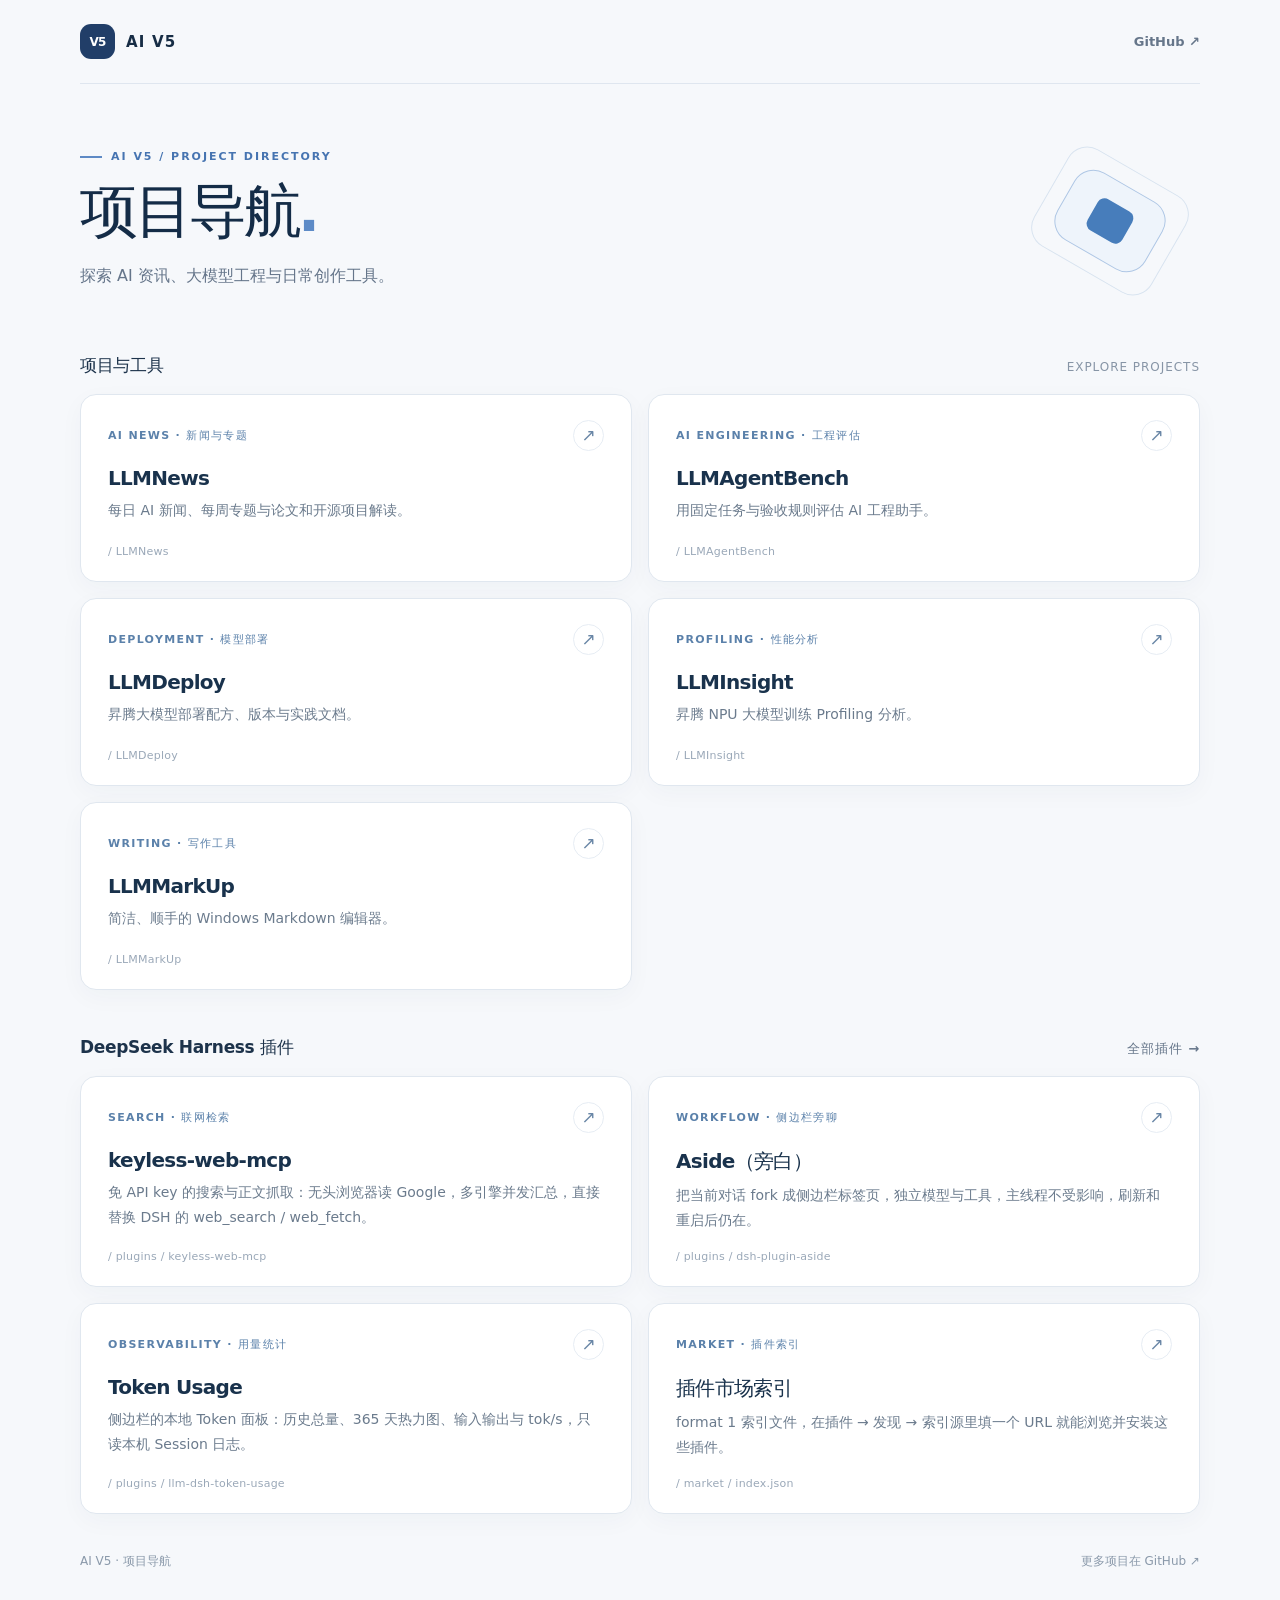
<file: index.html>
<!doctype html>
<html lang="zh-CN">
<head>
  <meta charset="utf-8">
  <meta name="viewport" content="width=device-width, initial-scale=1">
  <meta name="description" content="AI V5 项目导航：探索 AI 资讯、大模型工程评估、部署、性能分析和写作工具。">
  <meta name="color-scheme" content="light">
  <title>AI V5 | 项目导航</title>
  <style>
    :root {
      font-family: Inter, ui-sans-serif, system-ui, -apple-system, BlinkMacSystemFont, "Segoe UI", "Microsoft YaHei", sans-serif;
      color: #182c40;
      background: #f6f8fb;
      font-synthesis: none;
      -webkit-font-smoothing: antialiased;
    }

    * { box-sizing: border-box; }
    body { min-width: 280px; margin: 0; }
    a { color: inherit; }
    a:focus-visible { outline: 3px solid #3176de; outline-offset: 5px; }

    .shell { width: min(1120px, calc(100% - 64px)); margin: 0 auto; }
    .topbar { height: 84px; display: flex; align-items: center; justify-content: space-between; gap: 20px; border-bottom: 1px solid #dfe6ef; }
    .brand { display: inline-flex; align-items: center; gap: 11px; text-decoration: none; }
    .brand-mark { display: grid; width: 35px; height: 35px; place-items: center; border-radius: 11px; background: #213e68; color: #fff; font-size: 12px; font-weight: 800; letter-spacing: -.06em; }
    .brand-name { color: #172d45; font-size: 15px; font-weight: 800; letter-spacing: .08em; }
    .top-link { color: #66768a; font-size: 13px; font-weight: 600; text-decoration: none; }
    .top-link:hover { color: #1c5db4; }

    .hero { position: relative; display: flex; min-height: 270px; align-items: center; justify-content: space-between; gap: 32px; padding: 57px 0 54px; }
    .eyebrow { display: flex; align-items: center; gap: 9px; margin: 0 0 15px; color: #4674b1; font-size: 11px; font-weight: 800; letter-spacing: .18em; text-transform: uppercase; }
    .eyebrow::before { width: 22px; height: 2px; background: #5e8ac5; content: ""; }
    h1 { margin: 0; color: #142c47; font-size: clamp(38px, 5.1vw, 58px); font-weight: 750; letter-spacing: -.06em; line-height: 1.16; }
    .hero p:not(.eyebrow) { margin: 16px 0 0; color: #65758a; font-size: 16px; line-height: 1.8; }
    .hero-graphic { position: relative; flex: 0 0 180px; height: 148px; }
    .hero-graphic::before, .hero-graphic::after { position: absolute; inset: 18px 22px; border: 1px solid #d9e4f0; border-radius: 22px; content: ""; transform: rotate(30deg); }
    .hero-graphic::after { inset: 35px 39px; border-color: #afc7e5; background: #eef4fb; }
    .hero-graphic span { position: absolute; z-index: 1; inset: 56px 70px; border-radius: 8px; background: #477dbb; transform: rotate(30deg); }

    .section-head { display: flex; align-items: baseline; justify-content: space-between; gap: 16px; margin-bottom: 17px; }
    h2 { margin: 0; color: #1d334b; font-size: 17px; font-weight: 750; letter-spacing: -.02em; }
    .section-note { margin: 0; color: #8795a6; font-size: 12px; letter-spacing: .08em; }
    .projects { display: grid; grid-template-columns: repeat(2, minmax(0, 1fr)); gap: 16px; }
    .project { position: relative; display: flex; min-height: 188px; flex-direction: column; padding: 25px 27px 23px; overflow: hidden; border: 1px solid #e0e7ef; border-radius: 16px; background: #fff; text-decoration: none; box-shadow: 0 7px 24px rgba(36, 60, 90, .035); transition: border-color .18s ease, box-shadow .18s ease, transform .18s ease; }
    .project:hover { transform: translateY(-3px); border-color: #aabfda; box-shadow: 0 13px 28px rgba(36, 60, 90, .09); }
    .project-top { display: flex; align-items: center; justify-content: space-between; gap: 12px; }
    .category { color: #5b81aa; font-size: 11px; font-weight: 750; letter-spacing: .12em; }
    .arrow { display: grid; width: 31px; height: 31px; place-items: center; border: 1px solid #e7edf4; border-radius: 50%; color: #6986a6; font-size: 17px; line-height: 1; }
    .project:hover .arrow { border-color: #b5c8df; color: #245d9e; }
    .project h3 { margin: 15px 0 8px; color: #19324c; font-size: 20px; font-weight: 750; letter-spacing: -.035em; }
    .project p { margin: 0; color: #6b7b8d; font-size: 14px; line-height: 1.75; }
    .project-path { margin-top: auto; padding-top: 18px; color: #9aa8b8; font-size: 11px; letter-spacing: .02em; }

    footer { display: flex; align-items: center; justify-content: space-between; gap: 16px; padding: 39px 0 32px; color: #8a99aa; font-size: 12px; }
    footer a { text-decoration: none; }
    footer a:hover { color: #1c5db4; }
    @media (max-width: 640px) {
      .shell { width: min(100% - 36px, 480px); }
      .topbar { height: 70px; }
      .hero { min-height: 0; padding: 48px 0; }
      .hero-graphic { flex-basis: 90px; height: 100px; }
      .hero-graphic::before { inset: 20px 7px; border-radius: 14px; }
      .hero-graphic::after { inset: 30px 17px; border-radius: 10px; }
      .hero-graphic span { inset: 43px 32px; border-radius: 5px; }
      .hero p:not(.eyebrow) { font-size: 14px; }
      .projects { grid-template-columns: 1fr; gap: 12px; }
      .project { min-height: 170px; padding: 22px; }
      footer { padding-top: 30px; }
    }
    @media (max-width: 360px) { .hero-graphic { display: none; } }
    @media (prefers-reduced-motion: reduce) { .project { transition: none; } }
  </style>
</head>
<body>
  <div class="shell">
    <header class="topbar">
      <a class="brand" href="/" aria-label="AI V5 首页">
        <span class="brand-mark" aria-hidden="true">V5</span>
        <span class="brand-name">AI V5</span>
      </a>
      <a class="top-link" href="https://github.com/ai-v5">GitHub <span aria-hidden="true">↗</span></a>
    </header>

    <main>
      <section class="hero" aria-labelledby="page-title">
        <div>
          <p class="eyebrow">AI V5 / PROJECT DIRECTORY</p>
          <h1 id="page-title">项目导航<span style="color:#5d8bc7">.</span></h1>
          <p>探索 AI 资讯、大模型工程与日常创作工具。</p>
        </div>
        <div class="hero-graphic" aria-hidden="true"><span></span></div>
      </section>

      <section aria-labelledby="projects-title">
        <div class="section-head">
          <h2 id="projects-title">项目与工具</h2>
          <p class="section-note">EXPLORE PROJECTS</p>
        </div>
        <div class="projects">
          <a class="project" href="https://ai-v5.github.io/LLMNews/">
            <div class="project-top"><span class="category">AI NEWS · 新闻与专题</span><span class="arrow" aria-hidden="true">↗</span></div>
            <h3>LLMNews</h3>
            <p>每日 AI 新闻、每周专题与论文和开源项目解读。</p>
            <span class="project-path">/ LLMNews</span>
          </a>
          <a class="project" href="https://ai-v5.github.io/LLMAgentBench/">
            <div class="project-top"><span class="category">AI ENGINEERING · 工程评估</span><span class="arrow" aria-hidden="true">↗</span></div>
            <h3>LLMAgentBench</h3>
            <p>用固定任务与验收规则评估 AI 工程助手。</p>
            <span class="project-path">/ LLMAgentBench</span>
          </a>
          <a class="project" href="https://ai-v5.github.io/LLMDeploy/">
            <div class="project-top"><span class="category">DEPLOYMENT · 模型部署</span><span class="arrow" aria-hidden="true">↗</span></div>
            <h3>LLMDeploy</h3>
            <p>昇腾大模型部署配方、版本与实践文档。</p>
            <span class="project-path">/ LLMDeploy</span>
          </a>
          <a class="project" href="https://ai-v5.github.io/LLMInsight/">
            <div class="project-top"><span class="category">PROFILING · 性能分析</span><span class="arrow" aria-hidden="true">↗</span></div>
            <h3>LLMInsight</h3>
            <p>昇腾 NPU 大模型训练 Profiling 分析。</p>
            <span class="project-path">/ LLMInsight</span>
          </a>
          <a class="project" href="https://ai-v5.github.io/LLMMarkUp/">
            <div class="project-top"><span class="category">WRITING · 写作工具</span><span class="arrow" aria-hidden="true">↗</span></div>
            <h3>LLMMarkUp</h3>
            <p>简洁、顺手的 Windows Markdown 编辑器。</p>
            <span class="project-path">/ LLMMarkUp</span>
          </a>
        </div>
      </section>

      <section aria-labelledby="plugins-title" style="margin-top:46px">
        <div class="section-head">
          <h2 id="plugins-title">DeepSeek Harness 插件</h2>
          <p class="section-note"><a class="top-link" href="plugins/">全部插件 →</a></p>
        </div>
        <div class="projects">
          <a class="project" href="plugins/keyless-web-mcp.html">
            <div class="project-top"><span class="category">SEARCH · 联网检索</span><span class="arrow" aria-hidden="true">↗</span></div>
            <h3>keyless-web-mcp</h3>
            <p>免 API key 的搜索与正文抓取：无头浏览器读 Google，多引擎并发汇总，直接替换 DSH 的 web_search / web_fetch。</p>
            <span class="project-path">/ plugins / keyless-web-mcp</span>
          </a>
          <a class="project" href="plugins/dsh-plugin-aside.html">
            <div class="project-top"><span class="category">WORKFLOW · 侧边栏旁聊</span><span class="arrow" aria-hidden="true">↗</span></div>
            <h3>Aside（旁白）</h3>
            <p>把当前对话 fork 成侧边栏标签页，独立模型与工具，主线程不受影响，刷新和重启后仍在。</p>
            <span class="project-path">/ plugins / dsh-plugin-aside</span>
          </a>
          <a class="project" href="plugins/llm-dsh-token-usage.html">
            <div class="project-top"><span class="category">OBSERVABILITY · 用量统计</span><span class="arrow" aria-hidden="true">↗</span></div>
            <h3>Token Usage</h3>
            <p>侧边栏的本地 Token 面板：历史总量、365 天热力图、输入输出与 tok/s，只读本机 Session 日志。</p>
            <span class="project-path">/ plugins / llm-dsh-token-usage</span>
          </a>
          <a class="project" href="plugins/#market">
            <div class="project-top"><span class="category">MARKET · 插件索引</span><span class="arrow" aria-hidden="true">↗</span></div>
            <h3>插件市场索引</h3>
            <p>format 1 索引文件，在插件 → 发现 → 索引源里填一个 URL 就能浏览并安装这些插件。</p>
            <span class="project-path">/ market / index.json</span>
          </a>
        </div>
      </section>
    </main>

    <footer><span>AI V5 · 项目导航</span><a href="https://github.com/ai-v5">更多项目在 GitHub <span aria-hidden="true">↗</span></a></footer>
  </div>
</body>
</html>
</file>
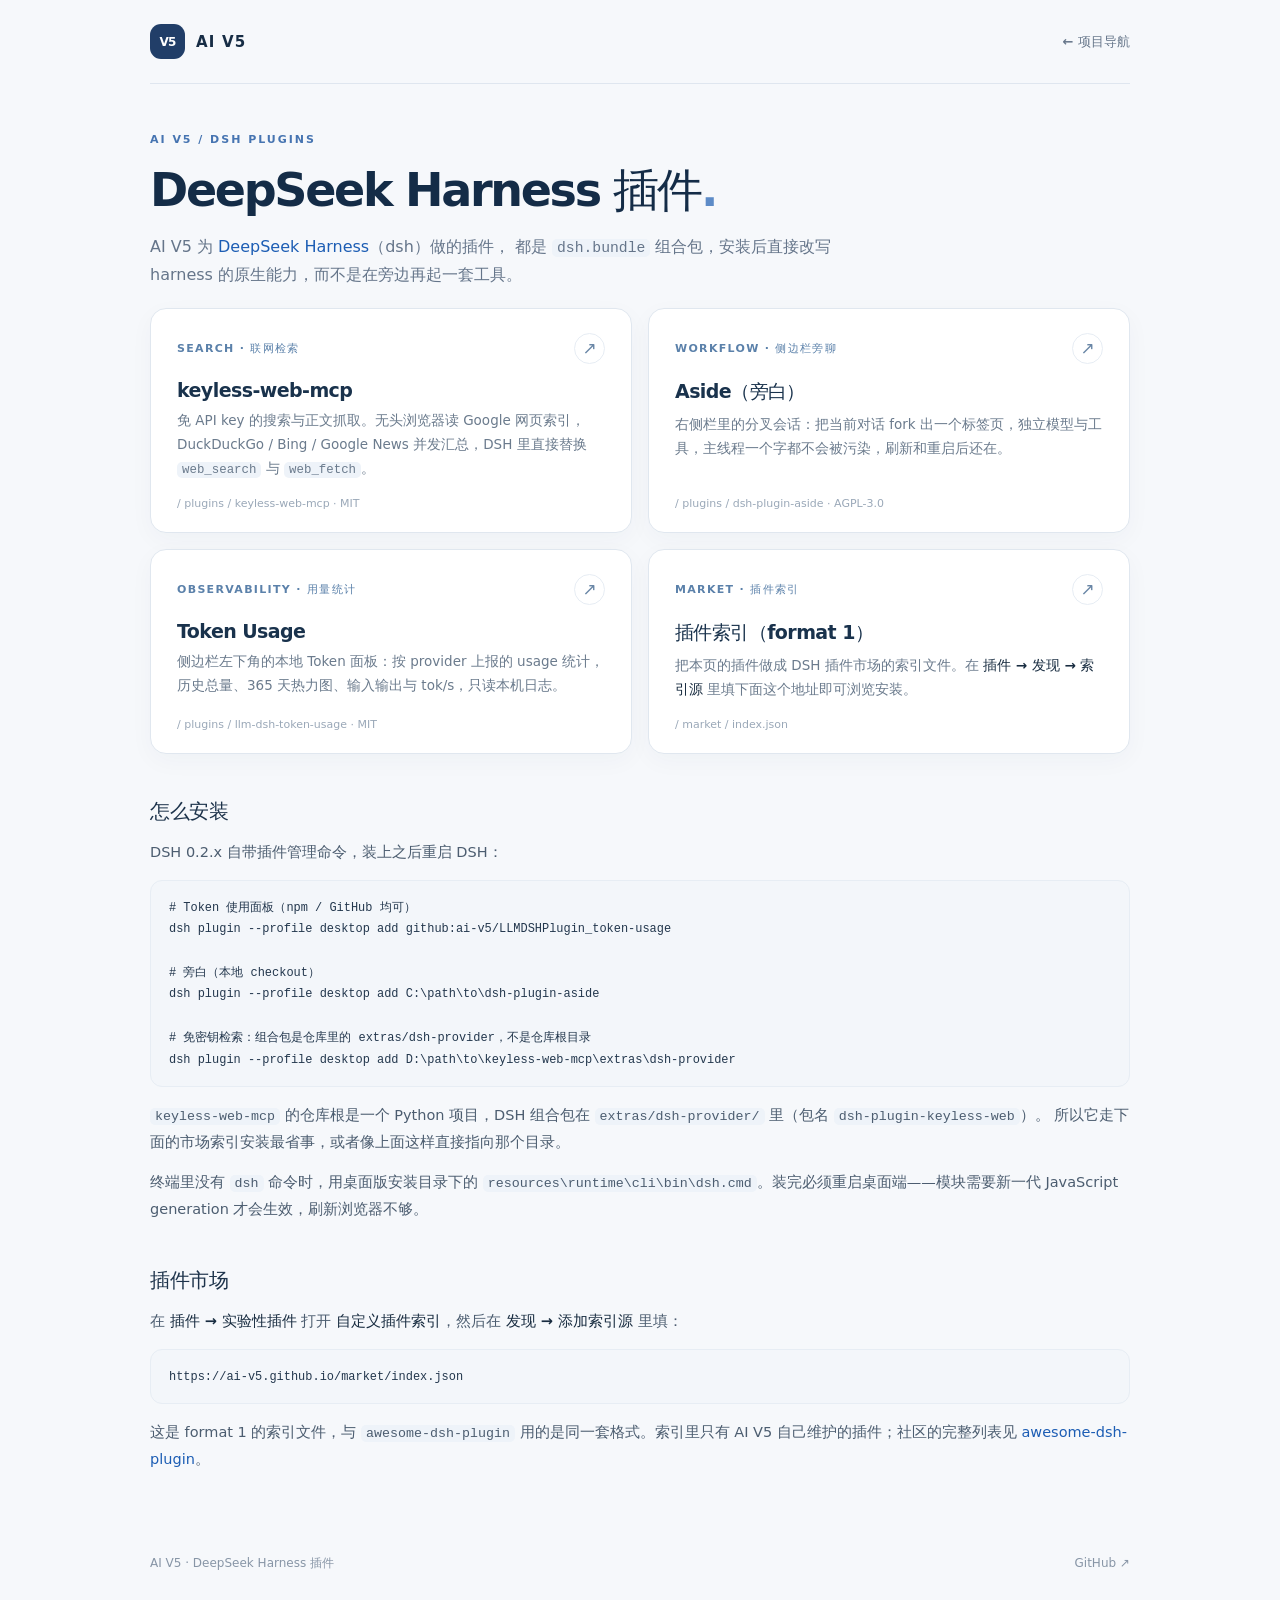
<file: plugins/index.html>
<!doctype html>
<html lang="zh-CN">
<head>
  <meta charset="utf-8">
  <meta name="viewport" content="width=device-width, initial-scale=1">
  <meta name="description" content="AI V5 的 DeepSeek Harness（dsh）插件导航：免密钥联网检索、右侧旁聊、本地 Token 面板。">
  <meta name="color-scheme" content="light">
  <title>DeepSeek Harness 插件 · AI V5</title>
  <link rel="stylesheet" href="../assets/site.css">
</head>
<body>
  <div class="shell">
    <header class="topbar">
      <a class="brand" href="../" aria-label="AI V5 首页">
        <span class="brand-mark" aria-hidden="true">V5</span>
        <span class="brand-name">AI V5</span>
      </a>
      <a class="top-link" href="../">← 项目导航</a>
    </header>

    <main>
      <p class="eyebrow">AI V5 / DSH PLUGINS</p>
      <h1>DeepSeek Harness 插件<span style="color:#5d8bc7">.</span></h1>
      <p class="lede">
        AI V5 为 <a href="https://github.com/deepseek-ai/deepseek-harness">DeepSeek Harness</a>（dsh）做的插件，
        都是 <code>dsh.bundle</code> 组合包，安装后直接改写 harness 的原生能力，而不是在旁边再起一套工具。
      </p>

      <div class="grid">
        <a class="card" href="keyless-web-mcp.html">
          <div class="card-top"><span class="category">SEARCH · 联网检索</span><span class="arrow" aria-hidden="true">↗</span></div>
          <h3>keyless-web-mcp</h3>
          <p>免 API key 的搜索与正文抓取。无头浏览器读 Google 网页索引，DuckDuckGo / Bing / Google News 并发汇总，DSH 里直接替换 <code>web_search</code> 与 <code>web_fetch</code>。</p>
          <span class="card-path">/ plugins / keyless-web-mcp · MIT</span>
        </a>
        <a class="card" href="dsh-plugin-aside.html">
          <div class="card-top"><span class="category">WORKFLOW · 侧边栏旁聊</span><span class="arrow" aria-hidden="true">↗</span></div>
          <h3>Aside（旁白）</h3>
          <p>右侧栏里的分叉会话：把当前对话 fork 出一个标签页，独立模型与工具，主线程一个字都不会被污染，刷新和重启后还在。</p>
          <span class="card-path">/ plugins / dsh-plugin-aside · AGPL-3.0</span>
        </a>
        <a class="card" href="llm-dsh-token-usage.html">
          <div class="card-top"><span class="category">OBSERVABILITY · 用量统计</span><span class="arrow" aria-hidden="true">↗</span></div>
          <h3>Token Usage</h3>
          <p>侧边栏左下角的本地 Token 面板：按 provider 上报的 usage 统计，历史总量、365 天热力图、输入输出与 tok/s，只读本机日志。</p>
          <span class="card-path">/ plugins / llm-dsh-token-usage · MIT</span>
        </a>
        <a class="card" href="../market/index.json">
          <div class="card-top"><span class="category">MARKET · 插件索引</span><span class="arrow" aria-hidden="true">↗</span></div>
          <h3>插件索引（format 1）</h3>
          <p>把本页的插件做成 DSH 插件市场的索引文件。在 <strong>插件 → 发现 → 索引源</strong> 里填下面这个地址即可浏览安装。</p>
          <span class="card-path">/ market / index.json</span>
        </a>
      </div>

      <h2 id="install">怎么安装</h2>
      <p>DSH 0.2.x 自带插件管理命令，装上之后重启 DSH：</p>
      <pre><code># Token 使用面板（npm / GitHub 均可）
dsh plugin --profile desktop add github:ai-v5/LLMDSHPlugin_token-usage

# 旁白（本地 checkout）
dsh plugin --profile desktop add C:\path\to\dsh-plugin-aside

# 免密钥检索：组合包是仓库里的 extras/dsh-provider，不是仓库根目录
dsh plugin --profile desktop add D:\path\to\keyless-web-mcp\extras\dsh-provider</code></pre>
      <p>
        <code>keyless-web-mcp</code> 的仓库根是一个 Python 项目，DSH 组合包在
        <code>extras/dsh-provider/</code> 里（包名 <code>dsh-plugin-keyless-web</code>）。
        所以它走下面的市场索引安装最省事，或者像上面这样直接指向那个目录。
      </p>
      <p>
        终端里没有 <code>dsh</code> 命令时，用桌面版安装目录下的
        <code>resources\runtime\cli\bin\dsh.cmd</code>。装完必须重启桌面端——模块需要新一代
        JavaScript generation 才会生效，刷新浏览器不够。
      </p>

      <h2 id="market">插件市场</h2>
      <p>
        在 <strong>插件 → 实验性插件</strong> 打开 <strong>自定义插件索引</strong>，然后在
        <strong>发现 → 添加索引源</strong> 里填：
      </p>
      <pre><code>https://ai-v5.github.io/market/index.json</code></pre>
      <p>
        这是 format 1 的索引文件，与 <code>awesome-dsh-plugin</code> 用的是同一套格式。索引里只有 AI V5
        自己维护的插件；社区的完整列表见
        <a href="https://awesome-dsh-plugin.com">awesome-dsh-plugin</a>。
      </p>
    </main>

    <footer>
      <span>AI V5 · DeepSeek Harness 插件</span>
      <a href="https://github.com/ai-v5">GitHub <span aria-hidden="true">↗</span></a>
    </footer>
  </div>
</body>
</html>
</file>
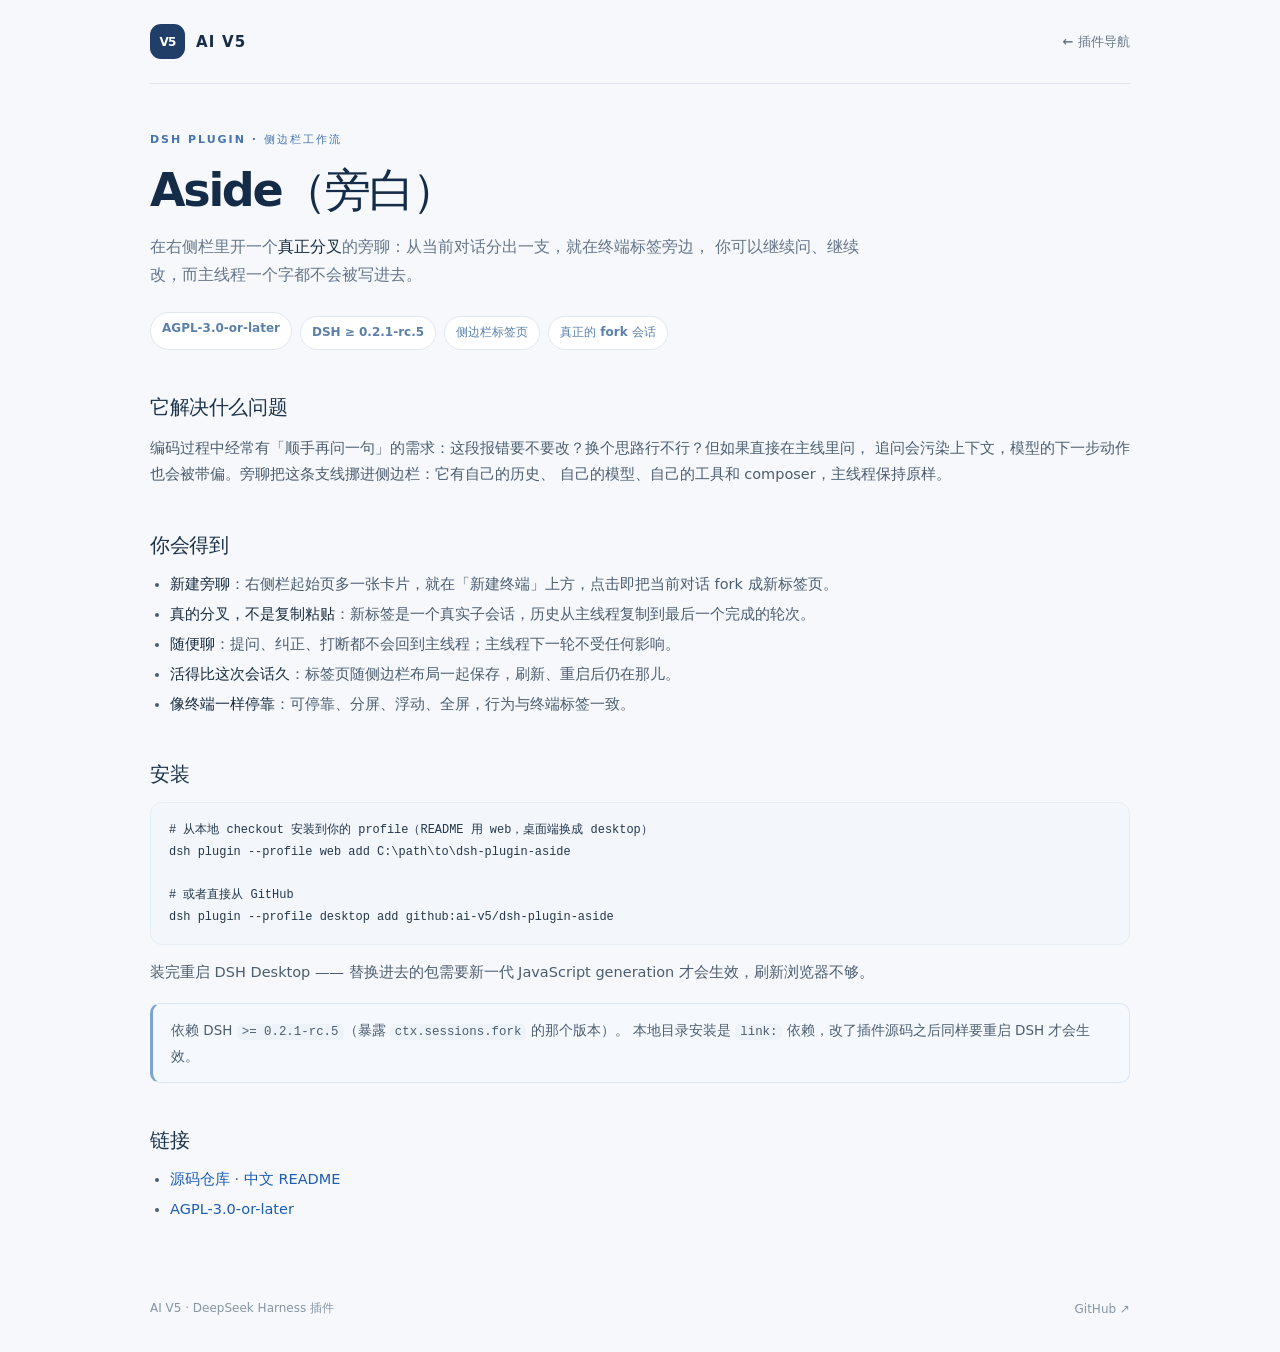
<file: plugins/dsh-plugin-aside.html>
<!doctype html>
<html lang="zh-CN">
<head>
  <meta charset="utf-8">
  <meta name="viewport" content="width=device-width, initial-scale=1">
  <meta name="description" content="Aside（旁白）：DeepSeek Harness 右侧栏的分叉旁聊，独立模型与工具，主线程不受影响，刷新和重启后仍然保留。">
  <meta name="color-scheme" content="light">
  <title>Aside（旁白）· AI V5 插件</title>
  <link rel="stylesheet" href="../assets/site.css">
</head>
<body>
  <div class="shell">
    <header class="topbar">
      <a class="brand" href="../" aria-label="AI V5 首页">
        <span class="brand-mark" aria-hidden="true">V5</span>
        <span class="brand-name">AI V5</span>
      </a>
      <a class="top-link" href="./">← 插件导航</a>
    </header>

    <main>
      <p class="eyebrow">DSH PLUGIN · 侧边栏工作流</p>
      <h1>Aside（旁白）</h1>
      <p class="lede">
        在右侧栏里开一个<strong>真正分叉</strong>的旁聊：从当前对话分出一支，就在终端标签旁边，
        你可以继续问、继续改，而主线程一个字都不会被写进去。
      </p>

      <ul class="chips">
        <li class="chip">AGPL-3.0-or-later</li>
        <li class="chip">DSH ≥ 0.2.1-rc.5</li>
        <li class="chip">侧边栏标签页</li>
        <li class="chip">真正的 fork 会话</li>
      </ul>

      <h2>它解决什么问题</h2>
      <p>
        编码过程中经常有「顺手再问一句」的需求：这段报错要不要改？换个思路行不行？但如果直接在主线里问，
        追问会污染上下文，模型的下一步动作也会被带偏。旁聊把这条支线挪进侧边栏：它有自己的历史、
        自己的模型、自己的工具和 composer，主线程保持原样。
      </p>

      <h2>你会得到</h2>
      <ul>
        <li><strong>新建旁聊</strong>：右侧栏起始页多一张卡片，就在「新建终端」上方，点击即把当前对话 fork 成新标签页。</li>
        <li><strong>真的分叉，不是复制粘贴</strong>：新标签是一个真实子会话，历史从主线程复制到最后一个完成的轮次。</li>
        <li><strong>随便聊</strong>：提问、纠正、打断都不会回到主线程；主线程下一轮不受任何影响。</li>
        <li><strong>活得比这次会话久</strong>：标签页随侧边栏布局一起保存，刷新、重启后仍在那儿。</li>
        <li><strong>像终端一样停靠</strong>：可停靠、分屏、浮动、全屏，行为与终端标签一致。</li>
      </ul>

      <h2>安装</h2>
      <pre><code># 从本地 checkout 安装到你的 profile（README 用 web，桌面端换成 desktop）
dsh plugin --profile web add C:\path\to\dsh-plugin-aside

# 或者直接从 GitHub
dsh plugin --profile desktop add github:ai-v5/dsh-plugin-aside</code></pre>
      <p>装完重启 DSH Desktop —— 替换进去的包需要新一代 JavaScript generation 才会生效，刷新浏览器不够。</p>

      <div class="callout">
        <p>
          依赖 DSH <code>&gt;= 0.2.1-rc.5</code>（暴露 <code>ctx.sessions.fork</code> 的那个版本）。
          本地目录安装是 <code>link:</code> 依赖，改了插件源码之后同样要重启 DSH 才会生效。
        </p>
      </div>

      <h2>链接</h2>
      <ul>
        <li><a href="https://github.com/ai-v5/dsh-plugin-aside">源码仓库</a> · <a href="https://github.com/ai-v5/dsh-plugin-aside/blob/main/README.zh.md">中文 README</a></li>
        <li><a href="https://github.com/ai-v5/dsh-plugin-aside/blob/main/LICENSE">AGPL-3.0-or-later</a></li>
      </ul>
    </main>

    <footer>
      <span>AI V5 · DeepSeek Harness 插件</span>
      <a href="https://github.com/ai-v5/dsh-plugin-aside">GitHub <span aria-hidden="true">↗</span></a>
    </footer>
  </div>
</body>
</html>
</file>
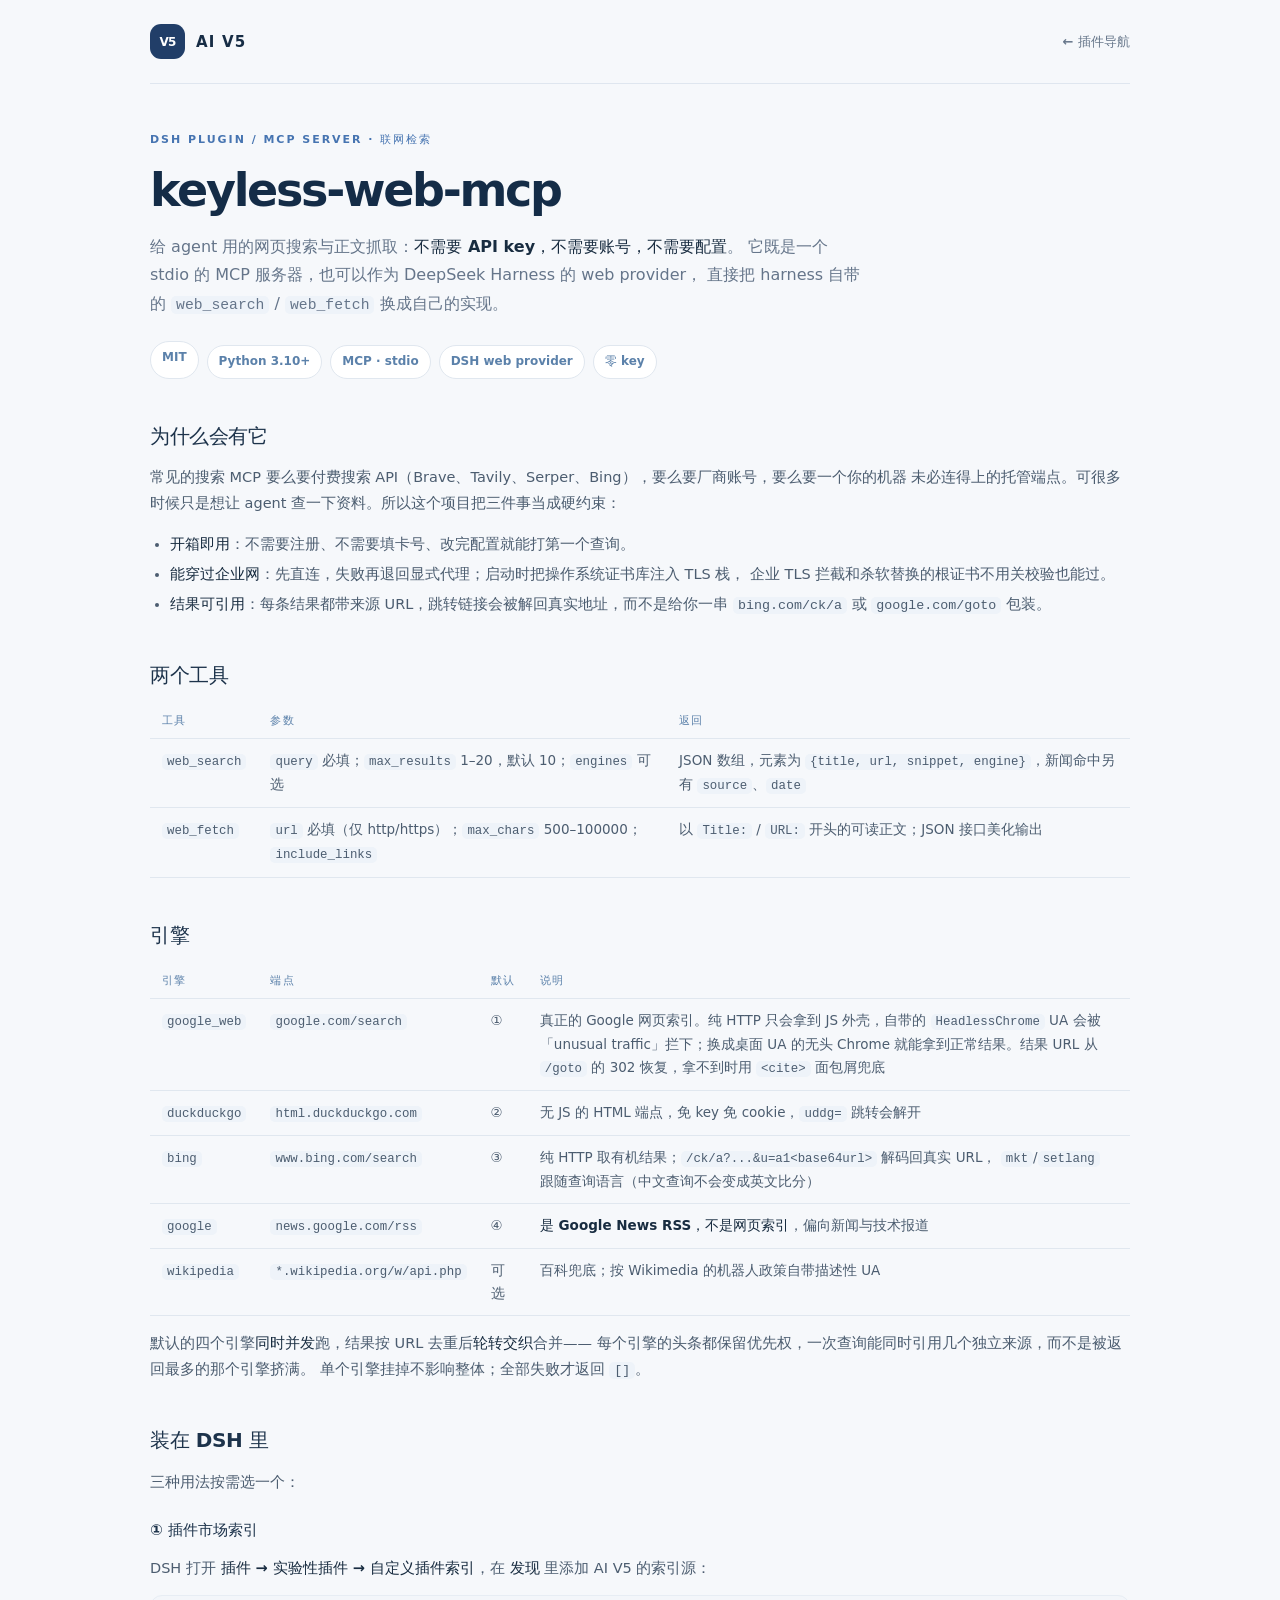
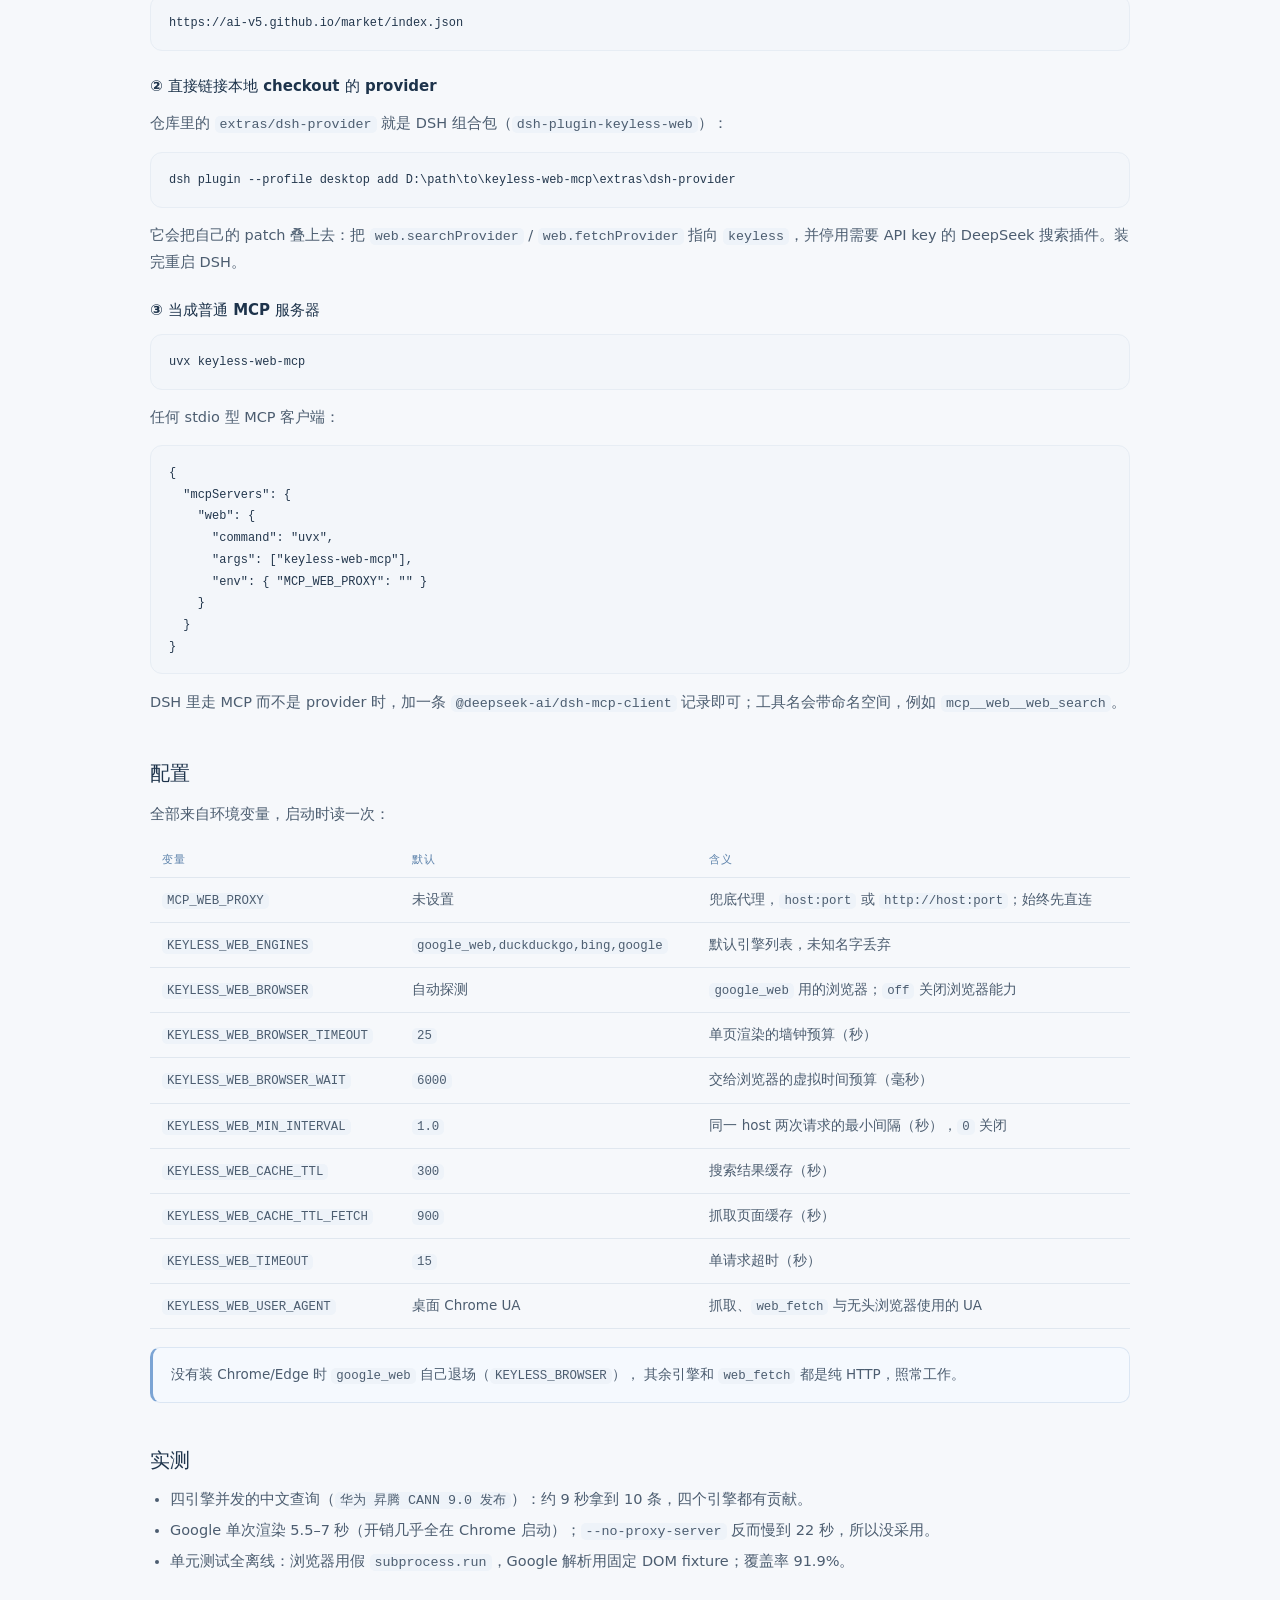
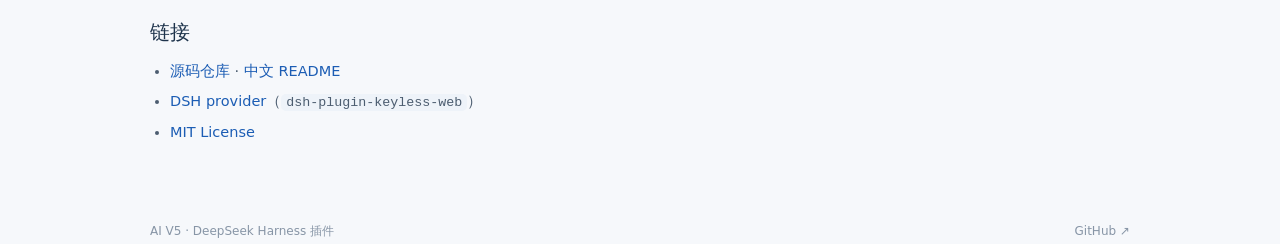
<file: plugins/keyless-web-mcp.html>
<!doctype html>
<html lang="zh-CN">
<head>
  <meta charset="utf-8">
  <meta name="viewport" content="width=device-width, initial-scale=1">
  <meta name="description" content="keyless-web-mcp：免 API key 的网页搜索与正文抓取。无头浏览器读 Google，多引擎并发汇总，可作为 MCP 服务器或 DeepSeek Harness 的原生 web_search / web_fetch。">
  <meta name="color-scheme" content="light">
  <title>keyless-web-mcp · AI V5 插件</title>
  <link rel="stylesheet" href="../assets/site.css">
</head>
<body>
  <div class="shell">
    <header class="topbar">
      <a class="brand" href="../" aria-label="AI V5 首页">
        <span class="brand-mark" aria-hidden="true">V5</span>
        <span class="brand-name">AI V5</span>
      </a>
      <a class="top-link" href="./">← 插件导航</a>
    </header>

    <main>
      <p class="eyebrow">DSH PLUGIN / MCP SERVER · 联网检索</p>
      <h1>keyless-web-mcp</h1>
      <p class="lede">
        给 agent 用的网页搜索与正文抓取：<strong>不需要 API key，不需要账号，不需要配置</strong>。
        它既是一个 stdio 的 MCP 服务器，也可以作为 DeepSeek Harness 的 web provider，
        直接把 harness 自带的 <code>web_search</code> / <code>web_fetch</code> 换成自己的实现。
      </p>

      <ul class="chips">
        <li class="chip">MIT</li>
        <li class="chip">Python 3.10+</li>
        <li class="chip">MCP · stdio</li>
        <li class="chip">DSH web provider</li>
        <li class="chip">零 key</li>
      </ul>

      <h2>为什么会有它</h2>
      <p>
        常见的搜索 MCP 要么要付费搜索 API（Brave、Tavily、Serper、Bing），要么要厂商账号，要么要一个你的机器
        未必连得上的托管端点。可很多时候只是想让 agent 查一下资料。所以这个项目把三件事当成硬约束：
      </p>
      <ul>
        <li><strong>开箱即用</strong>：不需要注册、不需要填卡号、改完配置就能打第一个查询。</li>
        <li><strong>能穿过企业网</strong>：先直连，失败再退回显式代理；启动时把操作系统证书库注入 TLS 栈，
          企业 TLS 拦截和杀软替换的根证书不用关校验也能过。</li>
        <li><strong>结果可引用</strong>：每条结果都带来源 URL，跳转链接会被解回真实地址，而不是给你一串
          <code>bing.com/ck/a</code> 或 <code>google.com/goto</code> 包装。</li>
      </ul>

      <h2>两个工具</h2>
      <table>
        <thead><tr><th>工具</th><th>参数</th><th>返回</th></tr></thead>
        <tbody>
          <tr>
            <td><code>web_search</code></td>
            <td><code>query</code> 必填；<code>max_results</code> 1–20，默认 10；<code>engines</code> 可选</td>
            <td>JSON 数组，元素为 <code>{title, url, snippet, engine}</code>，新闻命中另有 <code>source</code>、<code>date</code></td>
          </tr>
          <tr>
            <td><code>web_fetch</code></td>
            <td><code>url</code> 必填（仅 http/https）；<code>max_chars</code> 500–100000；<code>include_links</code></td>
            <td>以 <code>Title:</code> / <code>URL:</code> 开头的可读正文；JSON 接口美化输出</td>
          </tr>
        </tbody>
      </table>

      <h2>引擎</h2>
      <table>
        <thead><tr><th>引擎</th><th>端点</th><th>默认</th><th>说明</th></tr></thead>
        <tbody>
          <tr>
            <td><code>google_web</code></td><td><code>google.com/search</code></td><td>①</td>
            <td>真正的 Google 网页索引。纯 HTTP 只会拿到 JS 外壳，自带的 <code>HeadlessChrome</code> UA 会被
              「unusual traffic」拦下；换成桌面 UA 的无头 Chrome 就能拿到正常结果。结果 URL 从
              <code>/goto</code> 的 302 恢复，拿不到时用 <code>&lt;cite&gt;</code> 面包屑兜底</td>
          </tr>
          <tr>
            <td><code>duckduckgo</code></td><td><code>html.duckduckgo.com</code></td><td>②</td>
            <td>无 JS 的 HTML 端点，免 key 免 cookie，<code>uddg=</code> 跳转会解开</td>
          </tr>
          <tr>
            <td><code>bing</code></td><td><code>www.bing.com/search</code></td><td>③</td>
            <td>纯 HTTP 取有机结果；<code>/ck/a?...&amp;u=a1&lt;base64url&gt;</code> 解码回真实 URL，
              <code>mkt</code>/<code>setlang</code> 跟随查询语言（中文查询不会变成英文比分）</td>
          </tr>
          <tr>
            <td><code>google</code></td><td><code>news.google.com/rss</code></td><td>④</td>
            <td><strong>是 Google News RSS，不是网页索引</strong>，偏向新闻与技术报道</td>
          </tr>
          <tr>
            <td><code>wikipedia</code></td><td><code>*.wikipedia.org/w/api.php</code></td><td>可选</td>
            <td>百科兜底；按 Wikimedia 的机器人政策自带描述性 UA</td>
          </tr>
        </tbody>
      </table>
      <p>
        默认的四个引擎<strong>同时并发</strong>跑，结果按 URL 去重后<strong>轮转交织</strong>合并——
        每个引擎的头条都保留优先权，一次查询能同时引用几个独立来源，而不是被返回最多的那个引擎挤满。
        单个引擎挂掉不影响整体；全部失败才返回 <code>[]</code>。
      </p>

      <h2>装在 DSH 里</h2>
      <p>三种用法按需选一个：</p>

      <h3>① 插件市场索引</h3>
      <p>
        DSH 打开 <strong>插件 → 实验性插件 → 自定义插件索引</strong>，在 <strong>发现</strong> 里添加 AI V5 的索引源：
      </p>
      <pre><code>https://ai-v5.github.io/market/index.json</code></pre>

      <h3>② 直接链接本地 checkout 的 provider</h3>
      <p>仓库里的 <code>extras/dsh-provider</code> 就是 DSH 组合包（<code>dsh-plugin-keyless-web</code>）：</p>
      <pre><code>dsh plugin --profile desktop add D:\path\to\keyless-web-mcp\extras\dsh-provider</code></pre>
      <p>
        它会把自己的 patch 叠上去：把 <code>web.searchProvider</code> / <code>web.fetchProvider</code>
        指向 <code>keyless</code>，并停用需要 API key 的 DeepSeek 搜索插件。装完重启 DSH。
      </p>

      <h3>③ 当成普通 MCP 服务器</h3>
      <pre><code>uvx keyless-web-mcp</code></pre>
      <p>任何 stdio 型 MCP 客户端：</p>
      <pre><code>{
  "mcpServers": {
    "web": {
      "command": "uvx",
      "args": ["keyless-web-mcp"],
      "env": { "MCP_WEB_PROXY": "" }
    }
  }
}</code></pre>
      <p>DSH 里走 MCP 而不是 provider 时，加一条 <code>@deepseek-ai/dsh-mcp-client</code> 记录即可；工具名会带命名空间，例如 <code>mcp__web__web_search</code>。</p>

      <h2>配置</h2>
      <p>全部来自环境变量，启动时读一次：</p>
      <table>
        <thead><tr><th>变量</th><th>默认</th><th>含义</th></tr></thead>
        <tbody>
          <tr><td><code>MCP_WEB_PROXY</code></td><td>未设置</td><td>兜底代理，<code>host:port</code> 或 <code>http://host:port</code>；始终先直连</td></tr>
          <tr><td><code>KEYLESS_WEB_ENGINES</code></td><td><code>google_web,duckduckgo,bing,google</code></td><td>默认引擎列表，未知名字丢弃</td></tr>
          <tr><td><code>KEYLESS_WEB_BROWSER</code></td><td>自动探测</td><td><code>google_web</code> 用的浏览器；<code>off</code> 关闭浏览器能力</td></tr>
          <tr><td><code>KEYLESS_WEB_BROWSER_TIMEOUT</code></td><td><code>25</code></td><td>单页渲染的墙钟预算（秒）</td></tr>
          <tr><td><code>KEYLESS_WEB_BROWSER_WAIT</code></td><td><code>6000</code></td><td>交给浏览器的虚拟时间预算（毫秒）</td></tr>
          <tr><td><code>KEYLESS_WEB_MIN_INTERVAL</code></td><td><code>1.0</code></td><td>同一 host 两次请求的最小间隔（秒），<code>0</code> 关闭</td></tr>
          <tr><td><code>KEYLESS_WEB_CACHE_TTL</code></td><td><code>300</code></td><td>搜索结果缓存（秒）</td></tr>
          <tr><td><code>KEYLESS_WEB_CACHE_TTL_FETCH</code></td><td><code>900</code></td><td>抓取页面缓存（秒）</td></tr>
          <tr><td><code>KEYLESS_WEB_TIMEOUT</code></td><td><code>15</code></td><td>单请求超时（秒）</td></tr>
          <tr><td><code>KEYLESS_WEB_USER_AGENT</code></td><td>桌面 Chrome UA</td><td>抓取、<code>web_fetch</code> 与无头浏览器使用的 UA</td></tr>
        </tbody>
      </table>

      <div class="callout">
        <p>
          没有装 Chrome/Edge 时 <code>google_web</code> 自己退场（<code>KEYLESS_BROWSER</code>），
          其余引擎和 <code>web_fetch</code> 都是纯 HTTP，照常工作。
        </p>
      </div>

      <h2>实测</h2>
      <ul>
        <li>四引擎并发的中文查询（<code>华为 昇腾 CANN 9.0 发布</code>）：约 9 秒拿到 10 条，四个引擎都有贡献。</li>
        <li>Google 单次渲染 5.5–7 秒（开销几乎全在 Chrome 启动）；<code>--no-proxy-server</code> 反而慢到 22 秒，所以没采用。</li>
        <li>单元测试全离线：浏览器用假 <code>subprocess.run</code>，Google 解析用固定 DOM fixture；覆盖率 91.9%。</li>
      </ul>

      <h2>链接</h2>
      <ul>
        <li><a href="https://github.com/ai-v5/keyless-web-mcp">源码仓库</a> · <a href="https://github.com/ai-v5/keyless-web-mcp/blob/main/README.zh-CN.md">中文 README</a></li>
        <li><a href="https://github.com/ai-v5/keyless-web-mcp/tree/main/extras/dsh-provider">DSH provider</a>（<code>dsh-plugin-keyless-web</code>）</li>
        <li><a href="https://github.com/ai-v5/keyless-web-mcp/blob/main/LICENSE">MIT License</a></li>
      </ul>
    </main>

    <footer>
      <span>AI V5 · DeepSeek Harness 插件</span>
      <a href="https://github.com/ai-v5/keyless-web-mcp">GitHub <span aria-hidden="true">↗</span></a>
    </footer>
  </div>
</body>
</html>
</file>
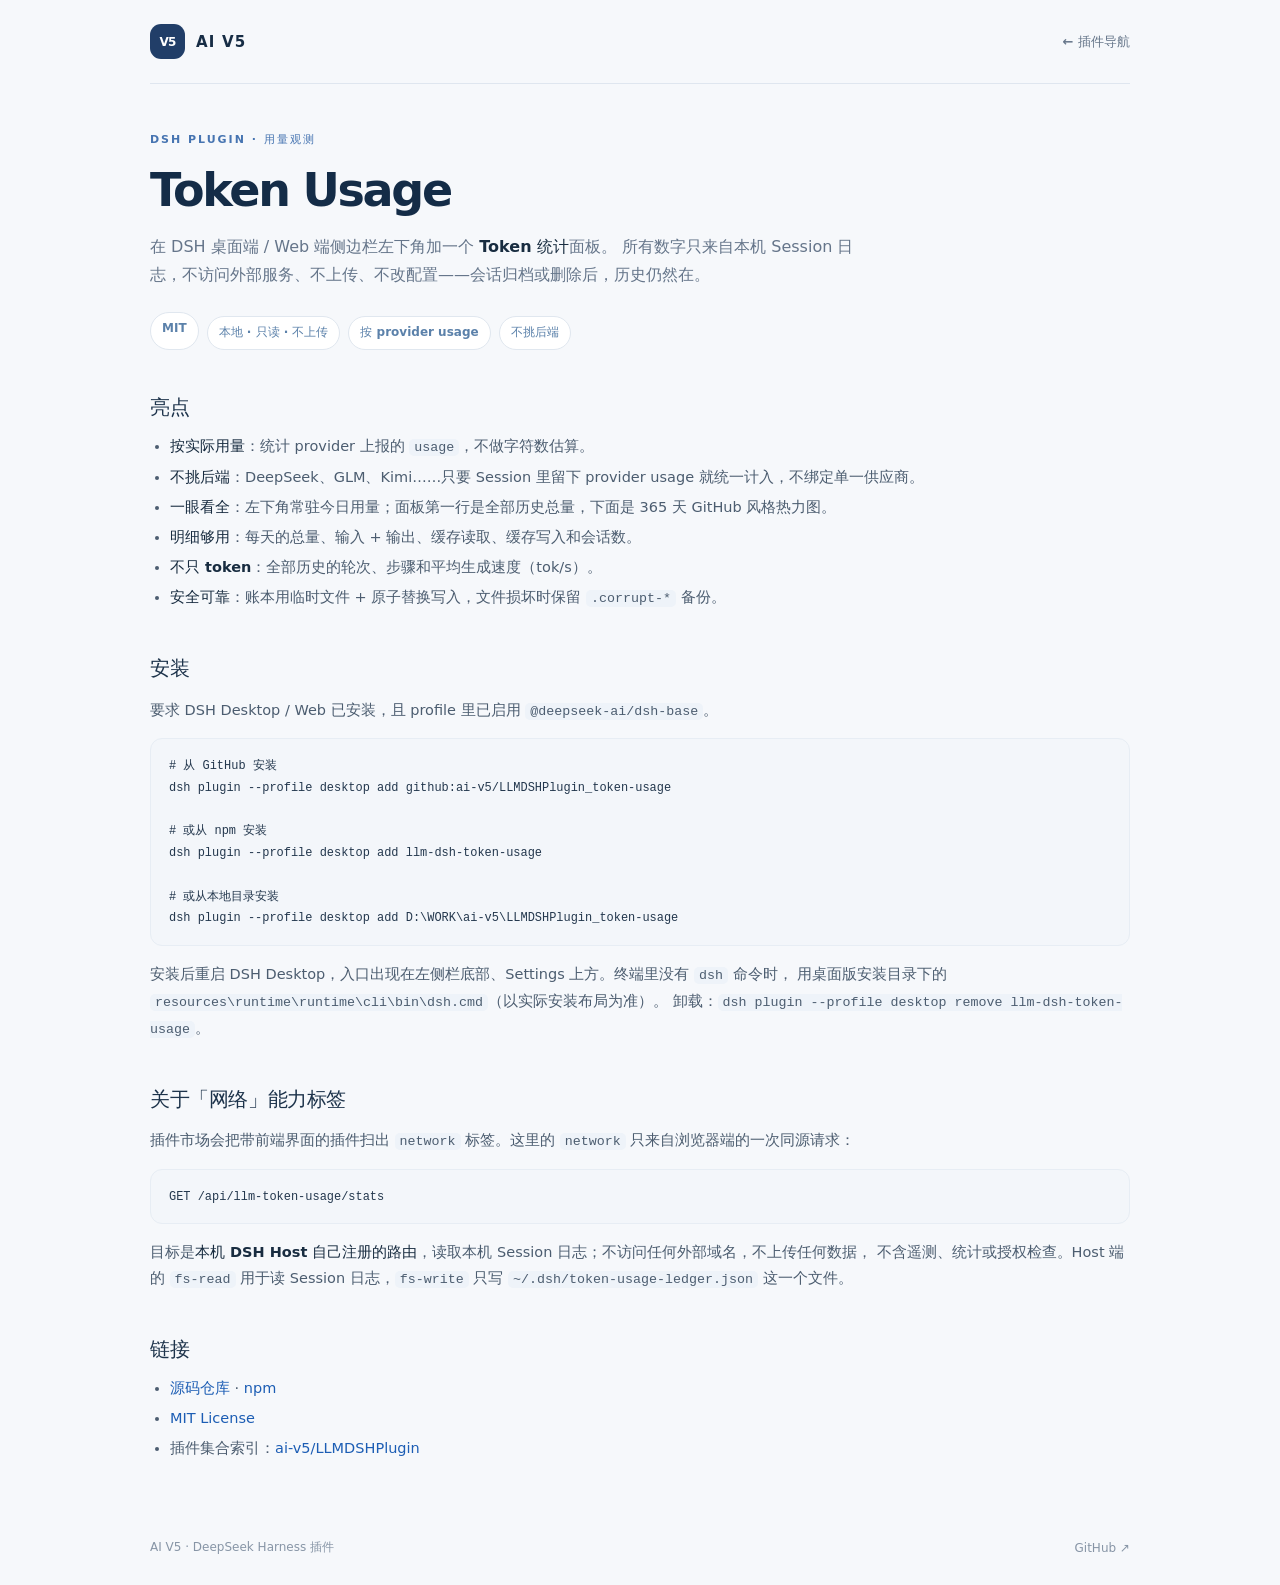
<file: plugins/llm-dsh-token-usage.html>
<!doctype html>
<html lang="zh-CN">
<head>
  <meta charset="utf-8">
  <meta name="viewport" content="width=device-width, initial-scale=1">
  <meta name="description" content="Token Usage：DeepSeek Harness 侧边栏的本地 Token 面板，按 provider 实际 usage 统计，历史总量、365 天热力图、缓存与 tok/s 明细，只读本机日志。">
  <meta name="color-scheme" content="light">
  <title>Token Usage · AI V5 插件</title>
  <link rel="stylesheet" href="../assets/site.css">
</head>
<body>
  <div class="shell">
    <header class="topbar">
      <a class="brand" href="../" aria-label="AI V5 首页">
        <span class="brand-mark" aria-hidden="true">V5</span>
        <span class="brand-name">AI V5</span>
      </a>
      <a class="top-link" href="./">← 插件导航</a>
    </header>

    <main>
      <p class="eyebrow">DSH PLUGIN · 用量观测</p>
      <h1>Token Usage</h1>
      <p class="lede">
        在 DSH 桌面端 / Web 端侧边栏左下角加一个 <strong>Token 统计</strong>面板。
        所有数字只来自本机 Session 日志，不访问外部服务、不上传、不改配置——会话归档或删除后，历史仍然在。
      </p>

      <ul class="chips">
        <li class="chip">MIT</li>
        <li class="chip">本地 · 只读 · 不上传</li>
        <li class="chip">按 provider usage</li>
        <li class="chip">不挑后端</li>
      </ul>

      <h2>亮点</h2>
      <ul>
        <li><strong>按实际用量</strong>：统计 provider 上报的 <code>usage</code>，不做字符数估算。</li>
        <li><strong>不挑后端</strong>：DeepSeek、GLM、Kimi……只要 Session 里留下 provider usage 就统一计入，不绑定单一供应商。</li>
        <li><strong>一眼看全</strong>：左下角常驻今日用量；面板第一行是全部历史总量，下面是 365 天 GitHub 风格热力图。</li>
        <li><strong>明细够用</strong>：每天的总量、输入 + 输出、缓存读取、缓存写入和会话数。</li>
        <li><strong>不只 token</strong>：全部历史的轮次、步骤和平均生成速度（tok/s）。</li>
        <li><strong>安全可靠</strong>：账本用临时文件 + 原子替换写入，文件损坏时保留 <code>.corrupt-*</code> 备份。</li>
      </ul>

      <h2>安装</h2>
      <p>要求 DSH Desktop / Web 已安装，且 profile 里已启用 <code>@deepseek-ai/dsh-base</code>。</p>
      <pre><code># 从 GitHub 安装
dsh plugin --profile desktop add github:ai-v5/LLMDSHPlugin_token-usage

# 或从 npm 安装
dsh plugin --profile desktop add llm-dsh-token-usage

# 或从本地目录安装
dsh plugin --profile desktop add D:\WORK\ai-v5\LLMDSHPlugin_token-usage</code></pre>
      <p>
        安装后重启 DSH Desktop，入口出现在左侧栏底部、Settings 上方。终端里没有 <code>dsh</code> 命令时，
        用桌面版安装目录下的 <code>resources\runtime\runtime\cli\bin\dsh.cmd</code>（以实际安装布局为准）。
        卸载：<code>dsh plugin --profile desktop remove llm-dsh-token-usage</code>。
      </p>

      <h2>关于「网络」能力标签</h2>
      <p>插件市场会把带前端界面的插件扫出 <code>network</code> 标签。这里的 <code>network</code> 只来自浏览器端的一次同源请求：</p>
      <pre><code>GET /api/llm-token-usage/stats</code></pre>
      <p>
        目标是<strong>本机 DSH Host 自己注册的路由</strong>，读取本机 Session 日志；不访问任何外部域名，不上传任何数据，
        不含遥测、统计或授权检查。Host 端的 <code>fs-read</code> 用于读 Session 日志，<code>fs-write</code>
        只写 <code>~/.dsh/token-usage-ledger.json</code> 这一个文件。
      </p>

      <h2>链接</h2>
      <ul>
        <li><a href="https://github.com/ai-v5/LLMDSHPlugin_token-usage">源码仓库</a> · <a href="https://www.npmjs.com/package/llm-dsh-token-usage">npm</a></li>
        <li><a href="https://github.com/ai-v5/LLMDSHPlugin_token-usage/blob/main/LICENSE">MIT License</a></li>
        <li>插件集合索引：<a href="https://github.com/ai-v5/LLMDSHPlugin">ai-v5/LLMDSHPlugin</a></li>
      </ul>
    </main>

    <footer>
      <span>AI V5 · DeepSeek Harness 插件</span>
      <a href="https://github.com/ai-v5/LLMDSHPlugin_token-usage">GitHub <span aria-hidden="true">↗</span></a>
    </footer>
  </div>
</body>
</html>
</file>
<file: assets/site.css>
/* Shared styles for the AI V5 plugin pages.
   The palette matches the project directory homepage so the two areas read as
   one site. */

:root {
  --bg: #f6f8fb;
  --ink: #182c40;
  --ink-strong: #142c47;
  --muted: #65758a;
  --faint: #8795a6;
  --line: #e0e7ef;
  --line-soft: #e7edf4;
  --accent: #1c5db4;
  --accent-soft: #5b81aa;
  --card: #fff;
  --code-bg: #f3f6fa;
  font-family: Inter, ui-sans-serif, system-ui, -apple-system, BlinkMacSystemFont,
    "Segoe UI", "Microsoft YaHei", sans-serif;
  color: var(--ink);
  background: var(--bg);
  font-synthesis: none;
  -webkit-font-smoothing: antialiased;
}

* { box-sizing: border-box; }
body { min-width: 280px; margin: 0; }
a { color: var(--accent); text-decoration: none; }
a:hover { text-decoration: underline; }
a:focus-visible { outline: 3px solid #3176de; outline-offset: 4px; }

.shell { width: min(980px, calc(100% - 64px)); margin: 0 auto; }

.topbar { display: flex; height: 84px; align-items: center; justify-content: space-between; gap: 20px; border-bottom: 1px solid #dfe6ef; }
.brand { display: inline-flex; align-items: center; gap: 11px; color: inherit; text-decoration: none; }
.brand-mark { display: grid; width: 35px; height: 35px; place-items: center; border-radius: 11px; background: #213e68; color: #fff; font-size: 12px; font-weight: 800; letter-spacing: -.06em; }
.brand-name { color: #172d45; font-size: 15px; font-weight: 800; letter-spacing: .08em; }
.top-link { color: #66768a; font-size: 13px; font-weight: 600; text-decoration: none; }
.top-link:hover { color: var(--accent); text-decoration: none; }

main { padding: 46px 0 24px; }
.eyebrow { margin: 0 0 14px; color: #4674b1; font-size: 11px; font-weight: 800; letter-spacing: .18em; text-transform: uppercase; }
h1 { margin: 0; color: var(--ink-strong); font-size: clamp(32px, 4.2vw, 46px); font-weight: 750; letter-spacing: -.05em; line-height: 1.15; }
.lede { max-width: 70ch; margin: 16px 0 0; color: var(--muted); font-size: 16px; line-height: 1.8; }

.chips { display: flex; flex-wrap: wrap; gap: 8px; margin: 22px 0 0; padding: 0; list-style: none; }
.chip { padding: 5px 11px; border: 1px solid var(--line); border-radius: 999px; background: var(--card); color: var(--accent-soft); font-size: 12px; font-weight: 650; }

h2 { margin: 44px 0 12px; color: #1d334b; font-size: 20px; font-weight: 750; letter-spacing: -.02em; }
h3 { margin: 26px 0 8px; color: #1d334b; font-size: 15px; font-weight: 700; }
p, li { color: #4c5d70; font-size: 14.5px; line-height: 1.8; }
ul { margin: 10px 0; padding-left: 20px; }
li + li { margin-top: 4px; }
strong { color: var(--ink); }

pre { margin: 14px 0; padding: 16px 18px; overflow-x: auto; border: 1px solid var(--line-soft); border-radius: 12px; background: var(--code-bg); color: #23374d; font-size: 13px; line-height: 1.65; }
code { font-family: "JetBrains Mono", ui-monospace, SFMono-Regular, Consolas, monospace; font-size: .92em; }
p code, li code, td code { padding: 1px 5px; border-radius: 5px; background: #eef3f9; }

table { width: 100%; margin: 14px 0; border-collapse: collapse; font-size: 13.5px; }
th, td { padding: 10px 12px; border-bottom: 1px solid var(--line); text-align: left; vertical-align: top; }
th { color: var(--accent-soft); font-size: 11px; font-weight: 750; letter-spacing: .1em; text-transform: uppercase; white-space: nowrap; }
td { color: #4c5d70; line-height: 1.7; }

.callout { margin: 18px 0; padding: 14px 18px; border: 1px solid #dbe6f3; border-left: 3px solid #7ba4d4; border-radius: 10px; background: #f5f9fe; }
.callout p { margin: 0; font-size: 13.5px; }

.grid { display: grid; grid-template-columns: repeat(2, minmax(0, 1fr)); gap: 16px; margin: 18px 0 0; }
.card { display: flex; min-height: 168px; flex-direction: column; padding: 24px 26px 22px; border: 1px solid var(--line); border-radius: 16px; background: var(--card); box-shadow: 0 7px 24px rgba(36, 60, 90, .035); color: inherit; transition: border-color .18s ease, box-shadow .18s ease, transform .18s ease; }
.card:hover { transform: translateY(-3px); border-color: #aabfda; box-shadow: 0 13px 28px rgba(36, 60, 90, .09); text-decoration: none; }
.card-top { display: flex; align-items: center; justify-content: space-between; gap: 12px; }
.category { color: var(--accent-soft); font-size: 11px; font-weight: 750; letter-spacing: .12em; }
.arrow { display: grid; width: 31px; height: 31px; place-items: center; border: 1px solid var(--line-soft); border-radius: 50%; color: #6986a6; font-size: 17px; line-height: 1; }
.card:hover .arrow { border-color: #b5c8df; color: var(--accent); }
.card h3 { margin: 15px 0 8px; color: #19324c; font-size: 19px; font-weight: 750; letter-spacing: -.03em; }
.card p { margin: 0; color: #6b7b8d; font-size: 13.5px; line-height: 1.75; }
.card-path { margin-top: auto; padding-top: 16px; color: #9aa8b8; font-size: 11px; }

footer { display: flex; align-items: center; justify-content: space-between; gap: 16px; padding: 44px 0 36px; color: var(--faint); font-size: 12px; }
footer a { color: inherit; }
footer a:hover { color: var(--accent); text-decoration: none; }

@media (max-width: 720px) {
  .shell { width: min(100% - 36px, 520px); }
  .topbar { height: 70px; }
  main { padding-top: 34px; }
  .grid { grid-template-columns: 1fr; }
  table { font-size: 12.5px; }
  th, td { padding: 8px 8px; }
}
@media (prefers-reduced-motion: reduce) { .card { transition: none; } }
</file>
